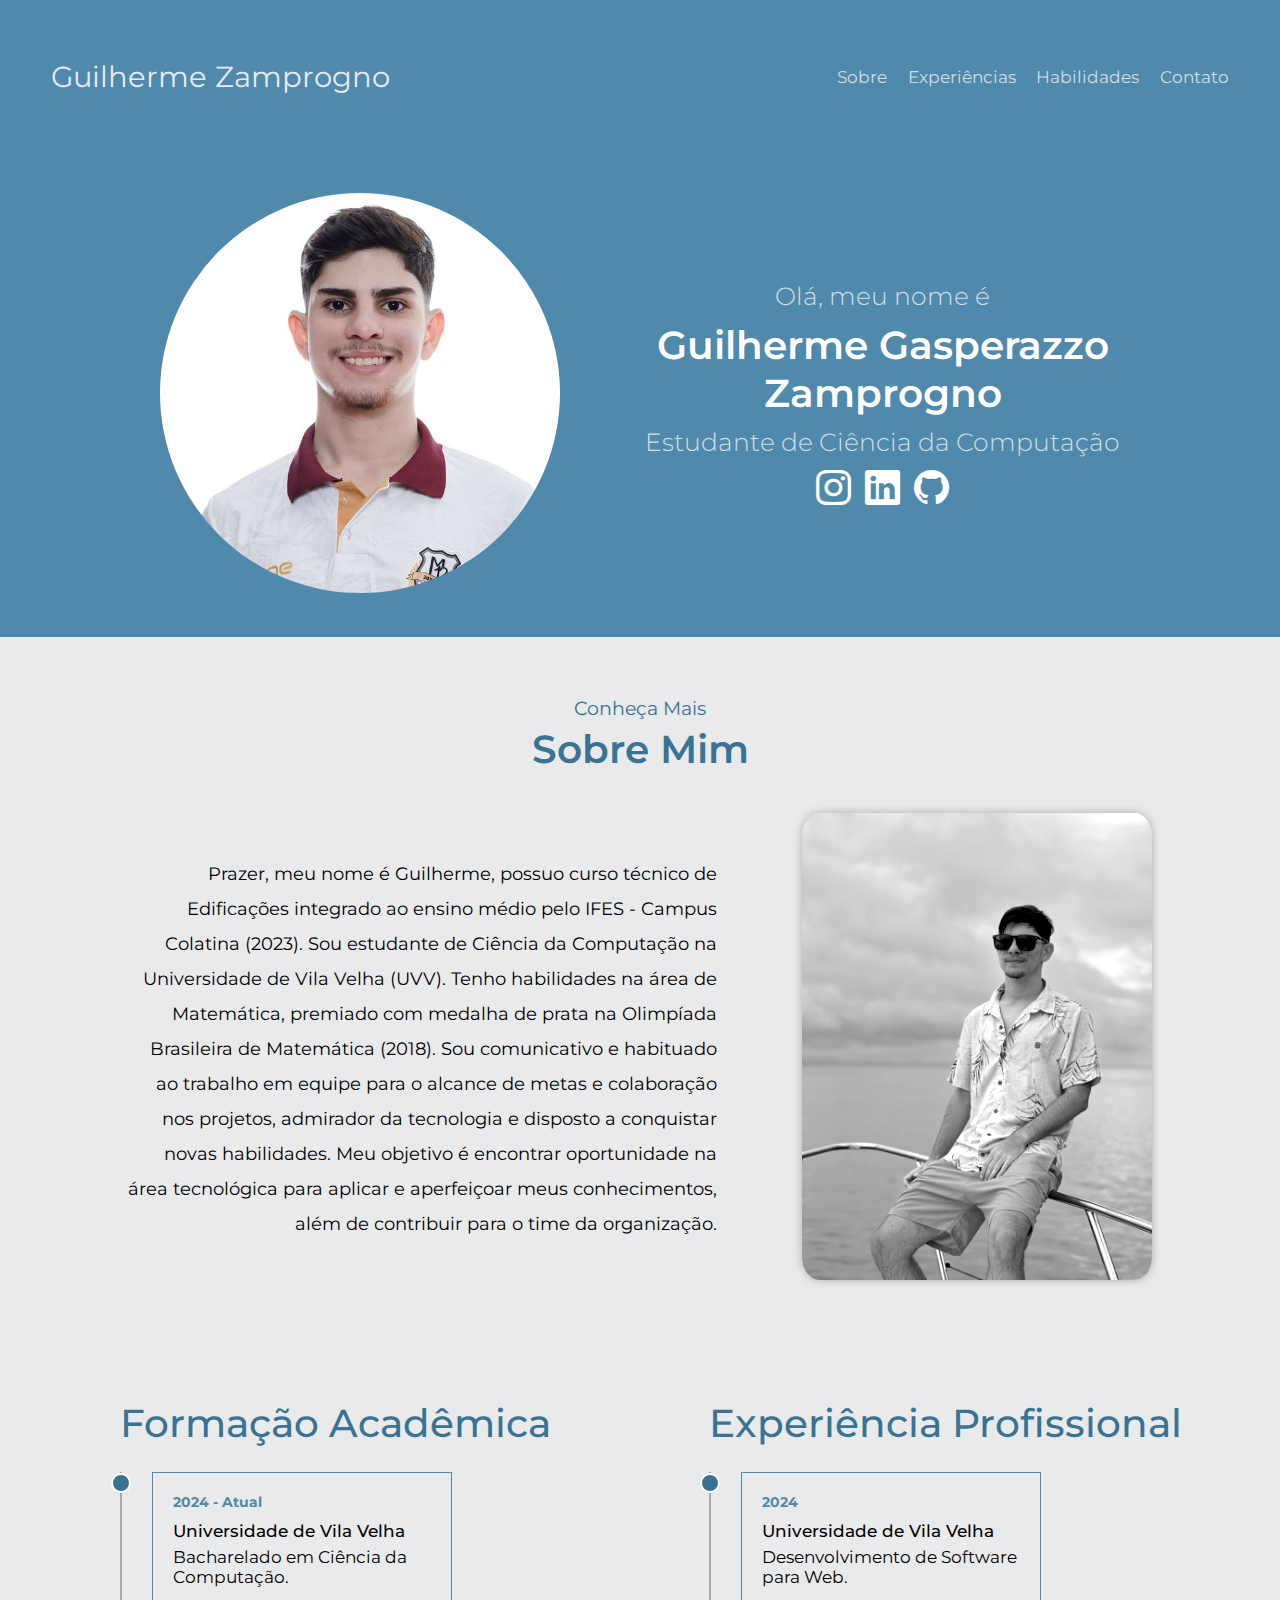
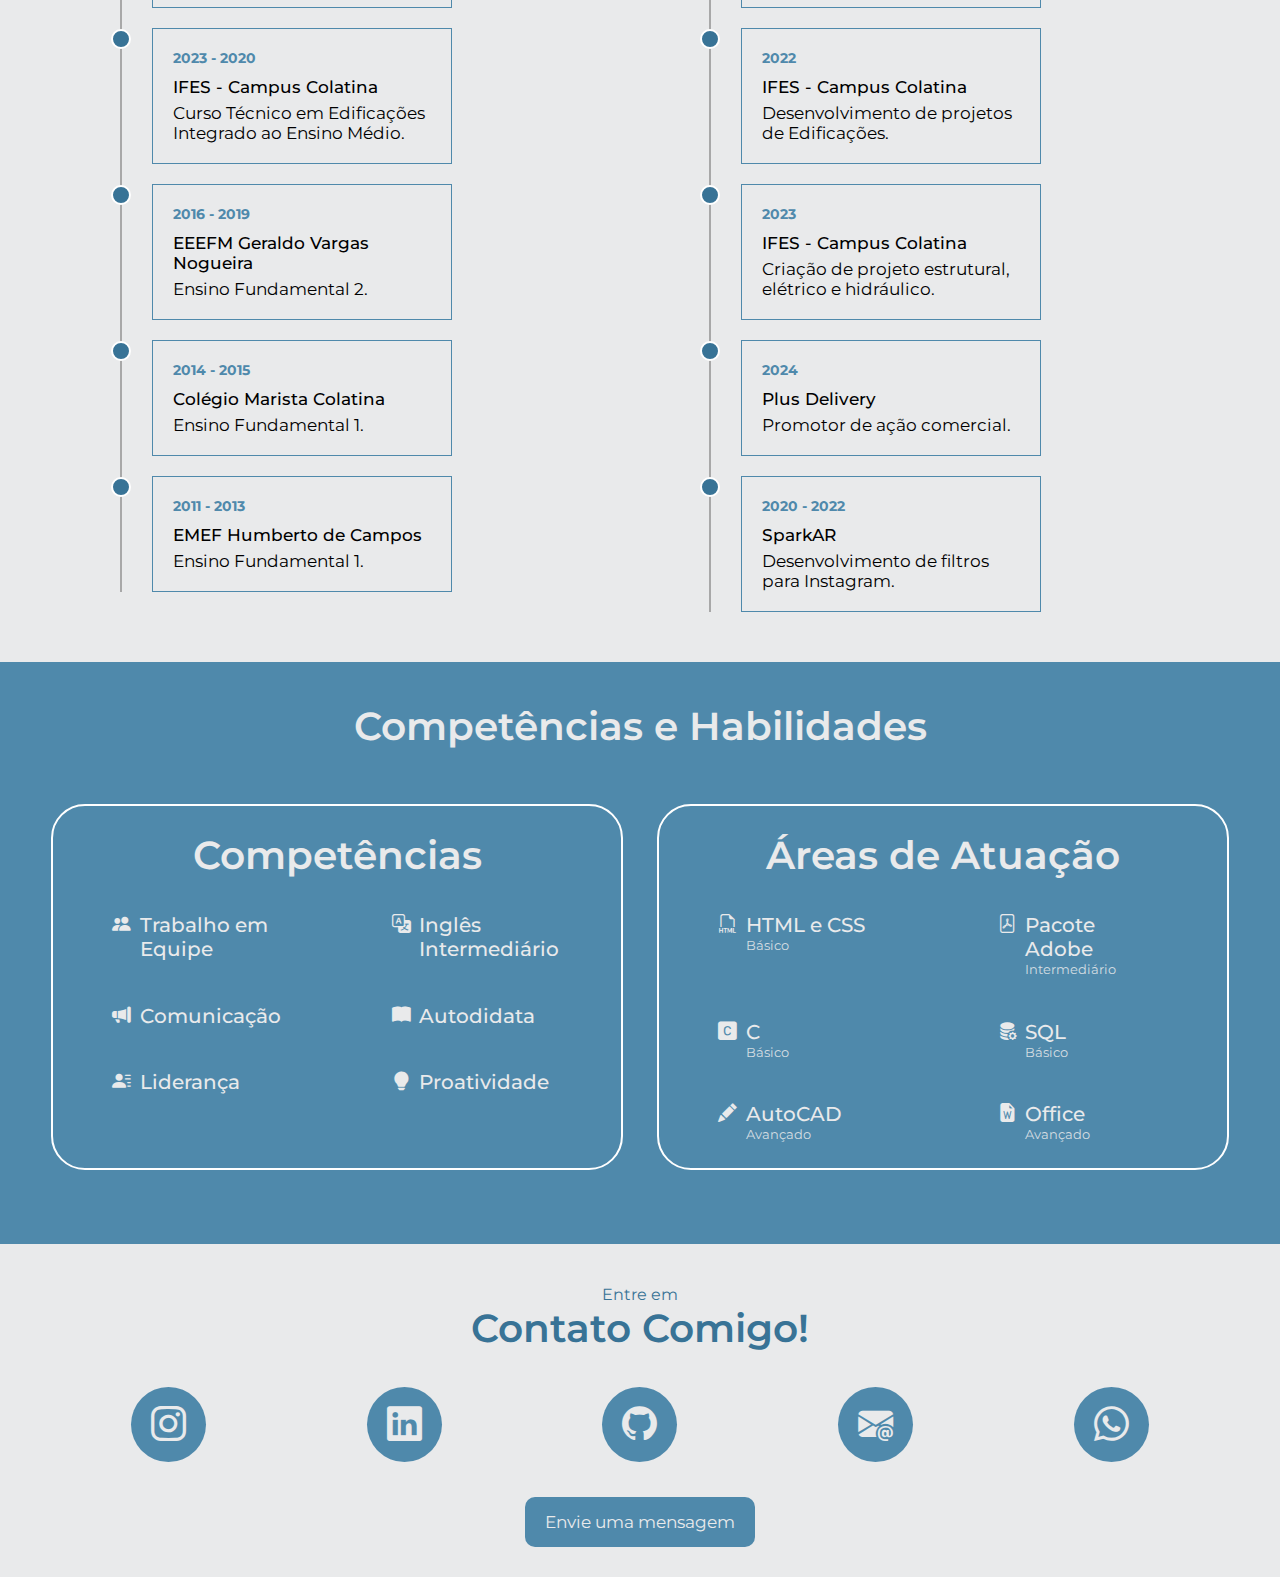
<file: index.html>
<!DOCTYPE html>

<html class="index">

<head>
    <title>Guilherme Gasperazzo Zamprogno</title>
    <meta name="viewport" content="width=device-width, initial-scale=1.0">
    <link rel="stylesheet" href="style.css">
    <link rel="stylesheet" href="mediaquerry.css">
    <link rel="stylesheet" href="https://cdn.jsdelivr.net/npm/bootstrap-icons@1.11.3/font/bootstrap-icons.min.css">
</head>

<body>
    <header>
        <article class="menu">
            <h1>Guilherme Zamprogno</h1>
            <nav>
                <ul>
                    <li><a href="#about">Sobre</a></li>
                    <li><a href="#for-exp">Experiências</a></li>
                    <li><a href="#services">Habilidades</a></li>
                    <li><a href="#redes">Contato</a></li>
                </ul>
            </nav>
        </article>
    </header>

    <main>
        <section id="site-top">
            <div class="foto">
                <img width="400px" src="imagens/foto.jpg" alt="foto">
            </div>
            <article class="ola">
                <h3>Olá, meu nome é</h3>
                <h1>Guilherme Gasperazzo<br> Zamprogno</h1>
                <h2>Estudante de Ciência da Computação</h2>

                <div class="social-media">
                    <a target="_blank" href="https://www.instagram.com/guilhermegasperazzo/"><i
                            class="bi bi-instagram"></i></a>

                    <a target="_blank" href="https://br.linkedin.com/in/guilherme-gasperazzo-zamprogno-49581a270"><i
                            class="bi bi-linkedin"></i></a>

                    <a target="_blank" href="https://github.com/guilhermeggz"><i class="bi bi-github"></i></a>
                </div>
            </article>
        </section>

        <section id="about">
            <article class="titulo-sobre">
                <h3>Conheça Mais</h3>
                <h2>Sobre Mim</h2>
            </article>

            <div class="conteudo-sobre">
                <article class="texto-sobre">
                    <p>Prazer, meu nome é Guilherme, possuo curso técnico de Edificações integrado ao ensino médio pelo
                        IFES -
                        Campus Colatina (2023). Sou
                        estudante
                        de Ciência da Computação na Universidade de Vila Velha (UVV). Tenho habilidades na área de
                        Matemática,
                        premiado com
                        medalha de prata na Olimpíada Brasileira de Matemática (2018). Sou comunicativo e habituado
                        ao
                        trabalho
                        em
                        equipe para o alcance de metas e colaboração nos projetos, admirador da tecnologia e disposto a
                        conquistar
                        novas
                        habilidades. Meu objetivo é encontrar oportunidade na área tecnológica para aplicar e
                        aperfeiçoar
                        meus
                        conhecimentos, além de contribuir para o time da organização.</p>
                </article>

                <div class="img-sobre">
                    <img width="350px" src="imagens/foto-sobre.jpg" alt="foto-sobre">
                </div>
            </div>
        </section>

        <section id="for-exp">
            <div class="timeline">
                <article class="titulo-timeline">
                    <h2>Formação Acadêmica</h2>
                </article>
                <div class="content">
                    <article class="box">
                        <h5>2024 - Atual</h5>
                        <h4>Universidade de Vila Velha</h4>
                        <p>Bacharelado em Ciência da Computação.</p>
                    </article>
                    <article class="box">
                        <h5>2023 - 2020</h5>
                        <h4>IFES - Campus Colatina</h4>
                        <p>Curso Técnico em Edificações Integrado ao Ensino Médio.</p>
                    </article>
                    <article class="box">
                        <h5>2016 - 2019</h5>
                        <h4>EEEFM Geraldo Vargas Nogueira</h4>
                        <p>Ensino Fundamental 2.</p>
                    </article>
                    <article class="box">
                        <h5>2014 - 2015</h5>
                        <h4>Colégio Marista Colatina</h4>
                        <p>Ensino Fundamental 1.</p>
                    </article>
                    <article class="box">
                        <h5>2011 - 2013</h5>
                        <h4>EMEF Humberto de Campos</h4>
                        <p>Ensino Fundamental 1.</p>
                    </article>
                </div>
            </div>

            <div class="timeline">
                <article class="titulo-timeline">
                    <h2>Experiência Profissional</h2>
                </article>

                <div class="content">
                    <article class="box">
                        <h5>2024</h5>
                        <h4>Universidade de Vila Velha</h4>
                        <p>Desenvolvimento de Software para Web.</p>
                    </article>
                    <article class="box">
                        <h5>2022</h5>
                        <h4>IFES - Campus Colatina</h4>
                        <p>Desenvolvimento de projetos de Edificações.</p>
                    </article>
                    <article class="box">
                        <h5>2023</h5>
                        <h4>IFES - Campus Colatina</h4>
                        <p>Criação de projeto estrutural, elétrico e hidráulico.</p>
                    </article>
                    <article class="box">
                        <h5>2024</h5>
                        <h4>Plus Delivery</h4>
                        <p>Promotor de ação comercial.</p>
                    </article>
                    <article class="box">
                        <h5>2020 - 2022</h5>
                        <h4>SparkAR</h4>
                        <p>Desenvolvimento de filtros para Instagram.</p>
                    </article>
                </div>
            </div>
        </section>

        <section id="services">
            <h2>Competências e Habilidades</h2>
            <div class="containers">
                <div class="entre-container">
                    <h2 class="titulo-experiencia">Competências</h2>
                    <div class="container-detalhe">
                        <article class="unidade-detalhe">
                            <i class="bi bi-people-fill"></i>
                            <div>
                                <h3>Trabalho em Equipe</h3>
                            </div>
                        </article>
                        <article class="unidade-detalhe">
                            <i class="bi bi-translate"></i>
                            <div>
                                <h3>Inglês Intermediário</h3>
                            </div>
                        </article>
                        <article class="unidade-detalhe">
                            <i class="bi bi-megaphone-fill"></i>
                            <div>
                                <h3>Comunicação</h3>
                            </div>
                        </article>
                        <article class="unidade-detalhe">
                            <i class="bi bi-book-fill"></i>
                            <div>
                                <h3>Autodidata</h3>
                            </div>
                        </article>
                        <article class="unidade-detalhe">
                            <i class="bi bi-person-lines-fill"></i>
                            <div>
                                <h3>Liderança</h3>
                            </div>
                        </article>
                        <article class="unidade-detalhe">
                            <i class="bi bi-lightbulb-fill"></i>
                            <div>
                                <h3>Proatividade</h3>
                            </div>
                        </article>
                    </div>
                </div>

                <div class="entre-container">
                    <h2 class="titulo-experiencia">Áreas de Atuação</h2>
                    <div class="container-detalhe">
                        <article class="unidade-detalhe">
                            <i class="bi bi-filetype-html"></i>
                            <div>
                                <h3>HTML e CSS</h3>
                                <p>Básico</p>
                            </div>
                        </article>
                        <article class="unidade-detalhe">
                            <i class="bi bi-file-pdf"></i>
                            <div>
                                <h3>Pacote Adobe</h3>
                                <p>Intermediário</p>
                            </div>
                        </article>
                        <article class="unidade-detalhe">
                            <i class="bi bi-c-square-fill"></i>
                            <div>
                                <h3>C</h3>
                                <p>Básico</p>
                            </div>
                        </article>
                        <article class="unidade-detalhe">
                            <i class="bi bi-database-fill-gear"></i>
                            <div>
                                <h3>SQL</h3>
                                <p>Básico</p>
                            </div>
                        </article>
                        <article class="unidade-detalhe">
                            <i class="bi bi-pencil-fill"></i>
                            <div>
                                <h3>AutoCAD</h3>
                                <p>Avançado</p>
                            </div>
                        </article>
                        <article class="unidade-detalhe">
                            <i class="bi bi-file-earmark-word-fill"></i>
                            <div>
                                <h3>Office</h3>
                                <p>Avançado</p>
                            </div>
                        </article>
                    </div>
                </div>
            </div>
        </section>
    </main>

    <footer>
        <h3>Entre em</h3>
        <h2>Contato Comigo!</h2>
        <section id="redes">
            <a target="_blank" href="https://www.instagram.com/guilhermegasperazzo/"><button><i
                        class="bi bi-instagram"></i></button></a>

            <a target="_blank" href="https://br.linkedin.com/in/guilherme-gasperazzo-zamprogno-49581a270"><button><i
                        class="bi bi-linkedin"></i></button></a>

            <a target="_blank" href="https://github.com/guilhermeggz"><button><i class="bi bi-github"></i></button></a>

            <a target="_blank" href="mailto:guilhermezamprogno9@gmail.com"><button><i
                        class="bi bi-envelope-at-fill"></i></button></a>

            <a target="_blank" href="https://wa.me/5527996138274"><button><i class="bi bi-whatsapp"></i></button></a>
        </section>
        <a id="contato" href="contato.html"><button>Envie uma mensagem</button></a>
    </footer>

</body>

</html>
</file>
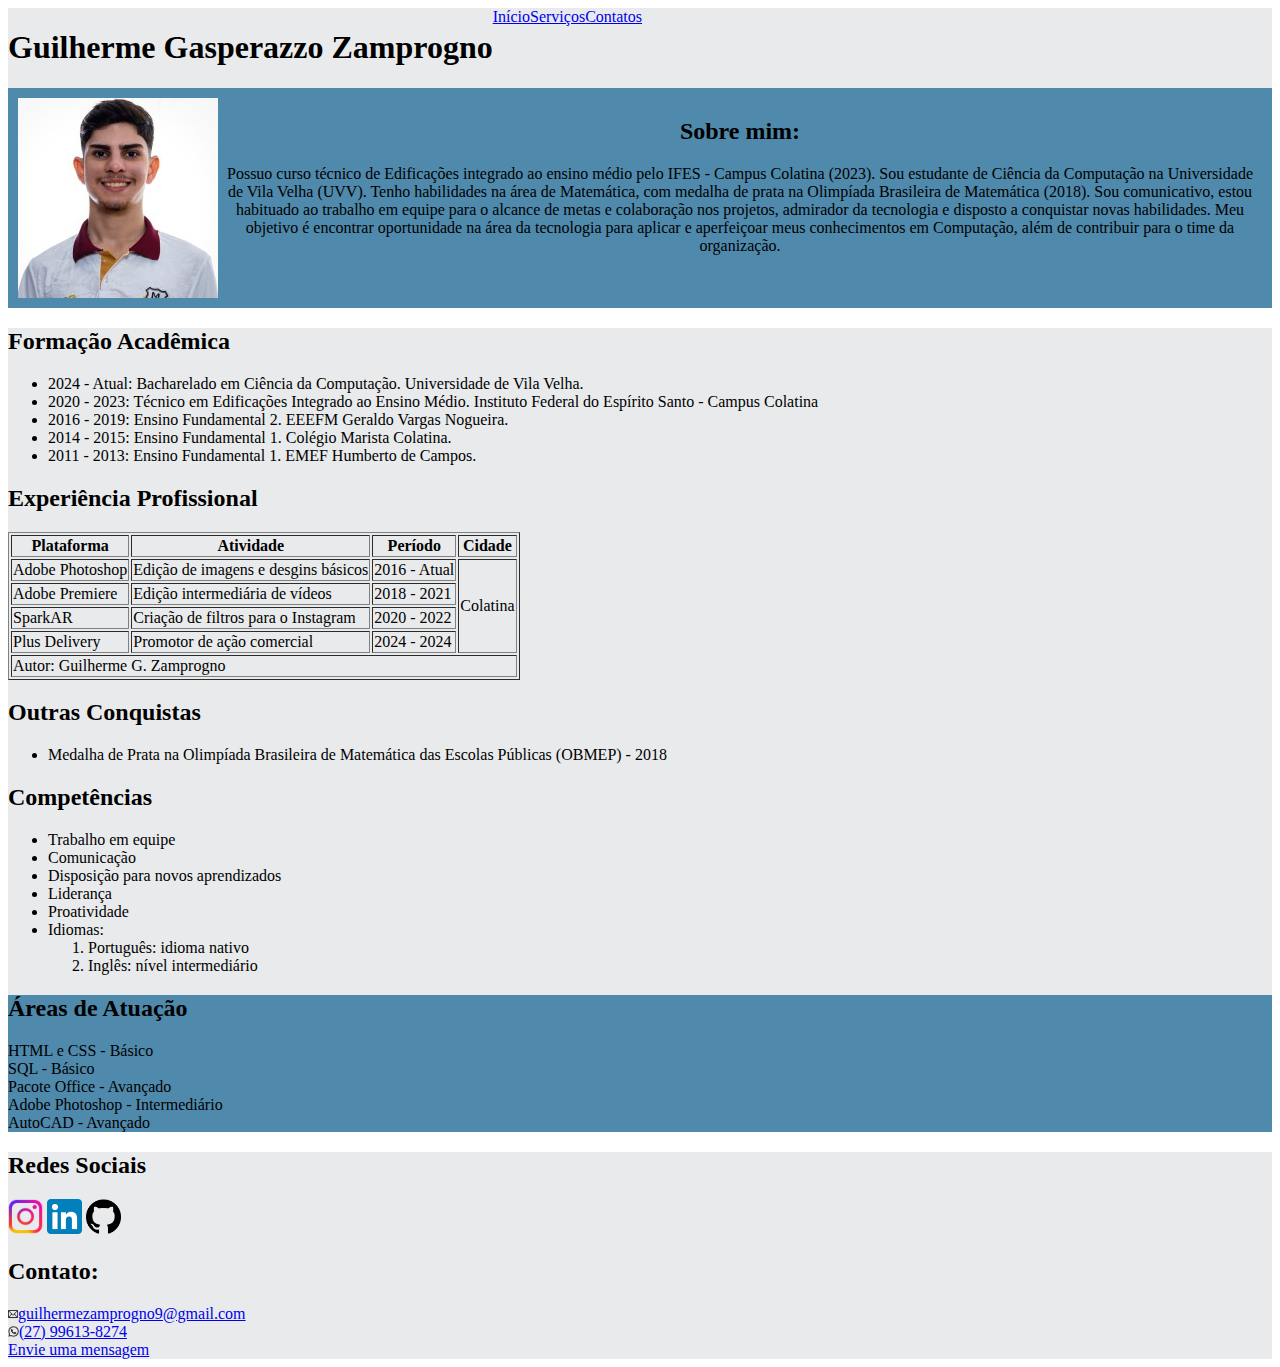
<file: meuportifolio-main/index.html>
<html>

<head>
    <title>Guilherme Gasperazzo Zamprogno</title>
    <link rel="stylesheet" href="index.css">
</head>

<body>
    <article class="menu">
        <h1>Guilherme Gasperazzo Zamprogno</h1>
        <a href="index.html">Início</a>
        <a href="#services">Serviços</a>
        <a href="#contacts">Contatos</a>
    </article>

    <header>
        <article class="foto">
            <img width="200px" src="imagens/foto.jpg" alt="foto">
        </article>

        <article class="about">
            <h2>Sobre mim:</h2>
            Possuo curso técnico de Edificações integrado ao ensino médio pelo IFES - Campus Colatina (2023). Sou
            estudante
            de Ciência da Computação na Universidade de Vila Velha (UVV). Tenho habilidades na área de Matemática, com
            medalha de prata na Olimpíada Brasileira de Matemática (2018). Sou comunicativo, estou habituado ao trabalho
            em
            equipe para o alcance de metas e colaboração nos projetos, admirador da tecnologia e disposto a conquistar
            novas
            habilidades. Meu objetivo é encontrar oportunidade na área da tecnologia para aplicar e aperfeiçoar meus
            conhecimentos em Computação, além de contribuir para o time da organização.
        </article>
    </header>

    <main>
        <h2>Formação Acadêmica</h2>

        <ul>
            <li>2024 - Atual: Bacharelado em Ciência da Computação. Universidade de Vila Velha.</li>
            <li>2020 - 2023: Técnico em Edificações Integrado ao Ensino Médio. Instituto Federal do Espírito Santo -
                Campus
                Colatina</li>
            <li>2016 - 2019: Ensino Fundamental 2. EEEFM Geraldo Vargas Nogueira.</li>
            <li>2014 - 2015: Ensino Fundamental 1. Colégio Marista Colatina.</li>
            <li>2011 - 2013: Ensino Fundamental 1. EMEF Humberto de Campos.</li>
        </ul>

        <h2>Experiência Profissional</h2>
        <table border="1">
            <thead>
                <th>Plataforma</th>
                <th>Atividade</th>
                <th>Período</th>
                <th>Cidade</th>
            </thead>

            <tbody>
                <tr>
                    <td>Adobe Photoshop</td>
                    <td>Edição de imagens e desgins básicos</td>
                    <td>2016 - Atual</td>
                    <td rowspan="4">Colatina</td>
                </tr>
                <tr>
                    <td>Adobe Premiere</td>
                    <td>Edição intermediária de vídeos</td>
                    <td>2018 - 2021</td>
                </tr>
                <tr>
                    <td>SparkAR</td>
                    <td>Criação de filtros para o Instagram</td>
                    <td>2020 - 2022</td>
                </tr>
                <tr>
                    <td>Plus Delivery</td>
                    <td>Promotor de ação comercial</td>
                    <td>2024 - 2024</td>
                </tr>
            </tbody>

            <tfoot>
                <tr>
                    <td colspan="4"> Autor: Guilherme G. Zamprogno</td>
                </tr>
            </tfoot>

        </table>

        <h2>Outras Conquistas</h2>
        <ul>
            <li>Medalha de Prata na Olimpíada Brasileira de Matemática das Escolas Públicas (OBMEP) - 2018</li>
        </ul>

        <h2>Competências</h2>
        <ul>
            <li>Trabalho em equipe</li>
            <li>Comunicação</li>
            <li>Disposição para novos aprendizados</li>
            <li>Liderança</li>
            <li>Proatividade</li>
            <li>Idiomas:
                <ol>
                    <li>Português: idioma nativo</li>
                    <li>Inglês: nível intermediário</li>
                </ol>
            </li>
        </ul>

        <article id="services">
            <h2>Áreas de Atuação</h2>
            <p>
                HTML e CSS - Básico<br>
                SQL - Básico<br>
                Pacote Office - Avançado<br>
                Adobe Photoshop - Intermediário<br>
                AutoCAD - Avançado<br>
            </p>
        </article>
    </main>

    <footer>
        <a name="contacts"></a>
        <h2>Redes Sociais</h2>

        <a target="_blank" href="https://www.instagram.com/guilhermegasperazzo/"><img width="35px"
                src="imagens/logo_instagram.png" alt="instagram"></a>

        <a target="_blank" href="https://br.linkedin.com/in/guilherme-gasperazzo-zamprogno-49581a270"><img width="35px"
                src="imagens/logo_linkedin.png" alt="linkedin"></a>

        <a target="_blank" href="https://github.com/guilhermeggz"><img width="35px" src="imagens/logo_github.png"
                alt="github"></a>


        <h2>Contato:</h2>

        <a target="_blank" href="mailto:guilhermezamprogno9@gmail.com"><img width="10px" src="imagens/logo_mail.png"
                alt="email">guilhermezamprogno9@gmail.com</a><br>

        <a target="_blank" href="https://wa.me/5527996138274"><img width="11px" src="imagens/logo_wpp.png"
                alt="whatsapp">(27) 99613-8274</a><br>

        <a target="_blank" href="contato.html">Envie uma mensagem</a>

    </footer>

</body>

</html>
</file>
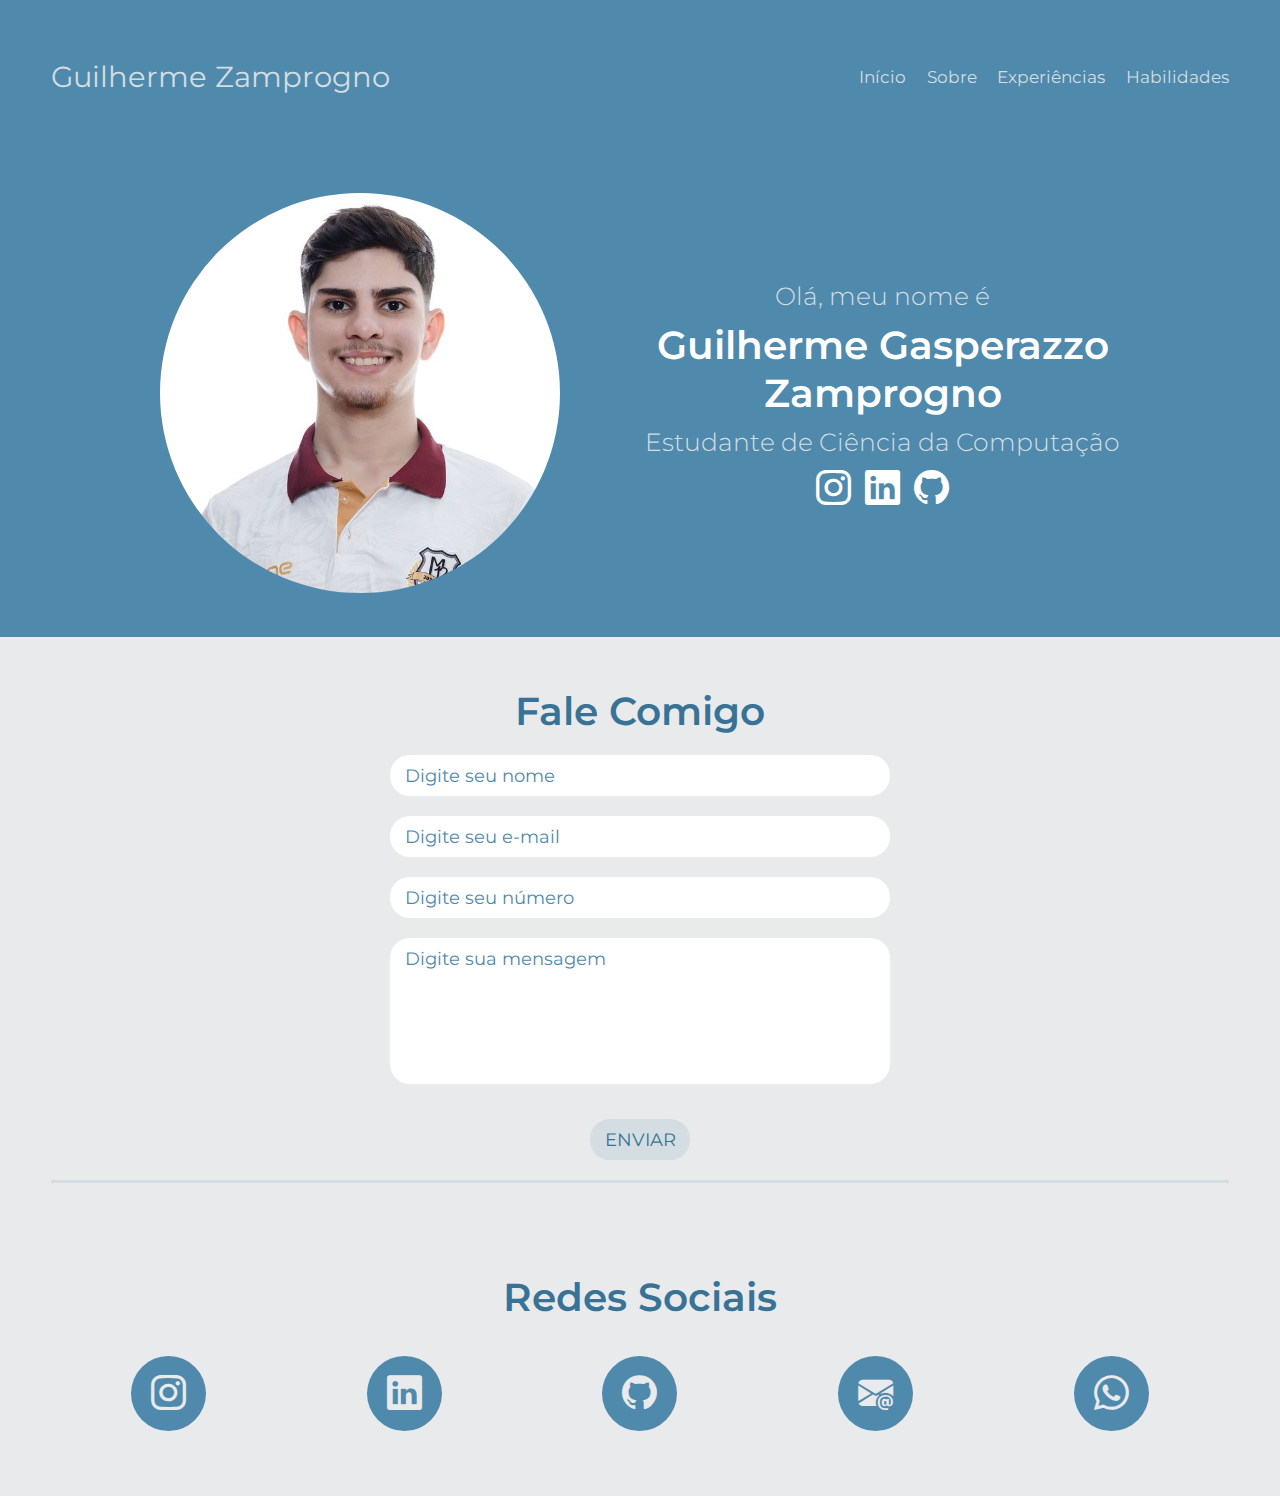
<file: contato.html>
<!DOCTYPE html>

<html>

<head>
    <title>Guilherme Gasperazzo Zamprogno</title>
    <meta name="viewport" content="width=device-width, initial-scale=1.0">
    <link rel="stylesheet" href="style.css">
    <link rel="stylesheet" href="mediaquerry.css">
    <link rel="stylesheet" href="https://cdn.jsdelivr.net/npm/bootstrap-icons@1.11.3/font/bootstrap-icons.min.css">
</head>

<body>
    <header>
        <article class="menu">
            <a href="index.html"><h1>Guilherme Zamprogno</h1></a>
            <nav>
                <ul>
                    <li><a href="index.html">Início</a></li>
                    <li><a href="index.html#about">Sobre</a></li>
                    <li><a href="index.html#for-exp">Experiências</a></li>
                    <li><a href="index.html#services">Habilidades</a></li>
                </ul>
            </nav>
        </article>
    </header>

    <main>
        <section id="site-top">
            <div class="foto">
                <img width="400px" src="imagens/foto.jpg" alt="foto">
            </div>
            <article class="ola">
                <h3>Olá, meu nome é</h3>
                <h1>Guilherme Gasperazzo<br> Zamprogno</h1>
                <h2>Estudante de Ciência da Computação</h2>

                <div class="social-media">
                    <a target="_blank" href="https://www.instagram.com/guilhermegasperazzo/"><i
                            class="bi bi-instagram"></i></a>

                    <a target="_blank" href="https://br.linkedin.com/in/guilherme-gasperazzo-zamprogno-49581a270"><i
                            class="bi bi-linkedin"></i></a>

                    <a target="_blank" href="https://github.com/guilhermeggz"><i class="bi bi-github"></i></a>
                </div>
            </article>
        </section>

    <main>
        <section id="formulario">
            <h2>Fale Comigo</h2>
            <div class="falecomigo">
                <form action="">
                    <input type="name" placeholder="Digite seu nome" name="name"><br>
                    <input type="email" placeholder="Digite seu e-mail" name="email"><br>
                    <input type="tel" placeholder="Digite seu número" name="cel"><br>
                    <textarea name="mensagem" id="" cols="35" rows="6" required
                        placeholder="Digite sua mensagem"></textarea><br>
                    <div class="enviar"><input type="submit" value="ENVIAR"></div>
                </form>
            </div>
        </section>
    </main>

    <footer>
        <h2>Redes Sociais</h2>
        <section id="redes">
            <a target="_blank" href="https://www.instagram.com/guilhermegasperazzo/"><button><i class="bi bi-instagram"></i></button></a>

            <a target="_blank" href="https://br.linkedin.com/in/guilherme-gasperazzo-zamprogno-49581a270"><button><i class="bi bi-linkedin"></i></button></a>

            <a target="_blank" href="https://github.com/guilhermeggz"><button><i class="bi bi-github"></i></button></a>
            
            <a target="_blank" href="mailto:guilhermezamprogno9@gmail.com"><button><i class="bi bi-envelope-at-fill"></i></button></a>

            <a target="_blank" href="https://wa.me/5527996138274"><button><i class="bi bi-whatsapp"></i></button></a>
        </section>
     </footer>

</body>

</html>
</file>
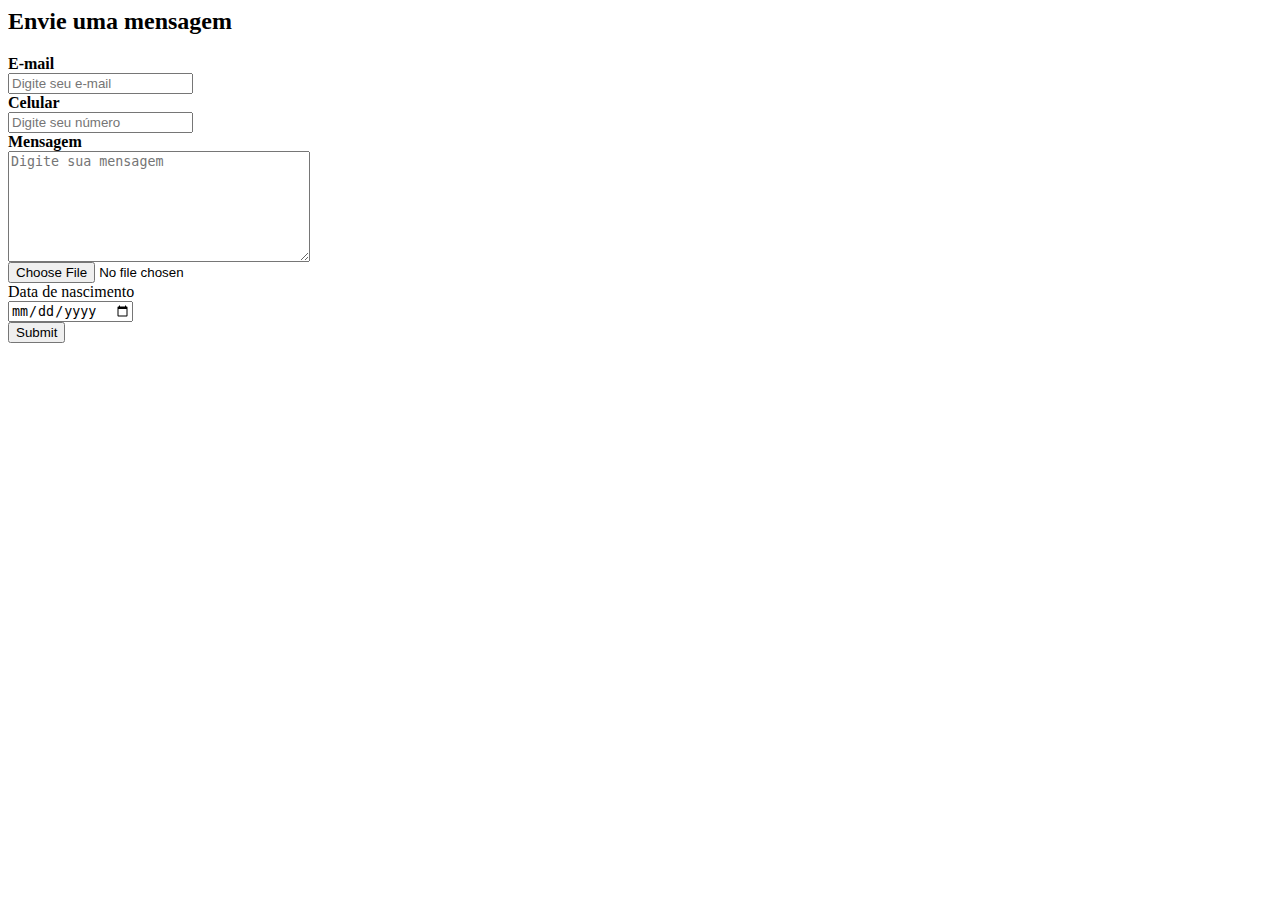
<file: meuportifolio-main/contato.html>
<html>

<head>
    <title>Envie uma mensagem</title>
</head>

<body>

    <h2>Envie uma mensagem</h2>

    <form action="">
        <label for="email"><strong>E-mail</strong></label><br>
        <input type="email" placeholder="Digite seu e-mail" name="email"><br>
        <label for="cel"><strong>Celular</strong></label><br>
        <input type="tel" placeholder="Digite seu número" name="cel"><br>
        <label for="mensagem"><strong>Mensagem</strong></label><br>
        <textarea name="mensagem" id="" cols="35" rows="7" required placeholder="Digite sua mensagem"></textarea><br>
        <input type="file"><br>
        <label for="date">Data de nascimento</label><br>
        <input type="date" name="dob"><br>
        <input type="submit">
    </form>

</body>

</html>
</file>
<file: style.css>
@import url('https://fonts.googleapis.com/css2?family=Montserrat:ital,wght@0,100..900;1,100..900&display=swap');

*{
    margin: 0;
    padding: 0;
    box-sizing: border-box;
    font-family: "Montserrat", sans-serif; 
}

html{
    scroll-behavior: smooth;
    font-size: 17px;
}

body{
    background-color: #4f89ab;;
    height: 100vh;
}

/* HEADER DO PORTFOLIO */
header{
    padding: 0 4%;
}

header h1{
    font-weight: 400;
    font-size: 1.7rem;
}

header .menu{
    display: flex;
    align-items: center;
    justify-content: space-between;
    color: #e9eaeb;
    height: 17vh;
}

header .menu-mobile{
    display: none;
    padding-top: 9px;
    justify-content: center;
    align-items: center;
    text-align: center;
    color: #e9eaeb;
    gap: .25rem;
    height: 52px;
}

header .menu-mobile ul{
    justify-content: center;
}

header a{
    color: #d3dde2 ;
    text-decoration: none;
    display: inline-block;
}

header a:hover{
    color:#ffffff;
    transform: scale(1.07);
    text-decoration: underline;
    text-underline-offset: .7rem;
    transition: .15s;
}

header nav ul{
    display: flex;
    list-style-type: none;
    gap: 1.6vw;
}

/* ESTILO TOPO SITE */
#site-top{
    padding: 40px 4%;
    display: flex;
    align-items: center;
    justify-content: center;
    gap: 5rem;
}

.foto img{
    border-radius: 50%;
}

.foto img:hover{
    transform: scale(1.02);
    box-shadow: 0px 0px 20px #ffffffcb;
    transition: .2s;
}

.ola{
    text-align: center;
}

.ola h3{
    margin-bottom: 10px;
    font-weight: 300;
    color: #d3dde2; 
    font-size: 1.45rem;
}

.ola h2{
    margin:10px 0;
    font-weight: 300;
    color: #d3dde2;
    font-size: 1.47rem;
}

.ola h1{
    font-weight: 600;
    font-size: 2.3rem;
    color: #ffffff;
}

.ola .social-media i{
    padding: 0 5px;
    color:#ffffff;
    font-size: 35px;
}

.ola .social-media i:hover{
    color: #d3dde2;
    transition: .2s;
}

/* ESTILO SOBRE MIM*/
#about{
    background-color: #e9eaeb;
    padding: 60px 10%;
    margin: 0 auto;
}

.titulo-sobre{
    margin-bottom: 40px;
    text-align: center;
    color: #387396;
}
.titulo-sobre h2{
    font-weight: 600;
    font-size: 2.3rem;
}

.titulo-sobre h3{
    font-weight: 400;
    font-size: 1.1rem;
    margin-bottom: 5px;
}

.conteudo-sobre{
    margin-top: 15px;
    display: flex;
    align-items: center;
    gap: 5rem;
}

.texto-sobre p{
    line-height: 35px;
    text-align: right;
    font-size: 1.05rem;
}

.conteudo-sobre img{
    border-radius: 5%;
    filter: grayscale(100) contrast(130%);
    box-shadow: 0px 0px 10px rgb(160, 160, 160);
}

/* ESTILO FORMACAO-EXPERIENCIAS*/

#for-exp{
    background-color: #e9eaeb;
    padding: 30px;
    justify-items: center;
    display: grid;
    grid-template-columns: 1fr 1fr;
}

.timeline{
    justify-content: right;
}

.titulo-timeline h2{
    font-weight: 500;
    font-size: 2.3rem;
    margin-bottom: 25px;
    margin-top: 25px;
    color: #387396;
}

.content{
    padding: 0 30px;
    border-left: solid 2px rgb(168, 168, 168);
}

.content .box{
    max-width: 300px;
    position: relative;
    padding: 20px;
    border: solid 1px #4f89ab;
    cursor: pointer;
    transition: all .4s;
    margin-bottom: 20px;
}

.content .box:hover{
    border: solid 1px transparent;
    box-shadow: 0 0 8px #4f89ab;
    backdrop-filter: blur(2px);
}

.content .box::before{
    content: '';
    position: absolute;
    width: 16px;
    height: 16px;
    border-radius: 50%;
    right: calc(100% + 22px);
    top: 0;
    background-color: #387396;
    border: solid 2px #ffffff;
}

.content .box h5{
    color: #4f89ab;
    margin-bottom: 10px;
}

.content .box h4{
    font-weight: 500;
    margin-bottom: 6px;
}

.content .box p{
    font-weight: 400
}

/* SERVICOS */
#services{
    position: relative;
    color: #e9eaeb;
    padding: 40px 4%;
    cursor: default;
}

#services h2{
    font-weight: 600;
    text-align: center;
    font-size: 2.3rem;
}

.titulo-experiencia{
    font-weight: 500;
    margin-bottom: 2rem;
    font-size: 1.47rem;
    text-align: center;
}

.containers{
    justify-content: center;
    display: flex;
    flex-wrap: wrap;
    gap: 2rem;
    margin-top: 20px;
}

.entre-container{
    padding: 1.5rem;
    flex: 1;
    background: transparent;
    border-radius: 2rem;
    border: white 0.15rem solid;
    border-color: white;
    margin-bottom: 2rem;
    margin-top: 2rem;
}

.container-detalhe{
    display: flex;
    text-align: initial;
    flex-wrap: wrap;
    flex-direction: row;
    gap: 2.5rem;
    justify-content: space-around;
}

.unidade-detalhe{
    display: flex;
    width: 10rem;
    gap: 0.5rem;
}

.unidade-detalhe i{
    cursor: default;
}

.unidade-detalhe i{
    font-size: 1.1rem;
    text-align: center;
    justify-content: center;
}

.unidade-detalhe{
    h3{
        font-weight: 500;
    }
    p{
        font-weight: 400;
        font-size: 0.76rem;
        color: #d3dde2
    }
}

/* RODAPÉ */
footer{
    padding: 40px 4%;
    padding-bottom: 30px;
    background-color: #e9eaeb;
    text-align: center;
}

footer h3{
    font-weight: 400;
    font-size: .95rem;
    color: #387396;
}

footer h2{
    font-weight: 600;
    font-size: 2.3rem;
    color: #387396;
}

#redes{
    margin: 35px 0;
    justify-content: space-around;
    display: flex;
}

#redes i{
    font-size: 2.05rem;
    color: #e9eaeb;
}

#redes button{
    width: 75px;
    height: 75px;
    border-style: none;
    border-radius: 50%;
    background-color: #4f89ab;
    cursor: pointer;
}

#redes button:hover{
    box-shadow: 0px 0px 8px #4f89ab;
    transform: scale(1.07);
    transition: .2s;
}

footer a{
    color: #000000 ;
    text-decoration: none;
    display: inline-block;
}

#contato button{
    color: #e9eaeb;
    width: 230px;
    height: 50px;
    background-color: #4f89ab;
    border-radius: 10px;
    border-style: none;
    cursor: pointer;
    font-size: 1.01rem;
}

#contato button:hover{
    box-shadow: 0px 0px 15px #4f89ab;
    transform: scale(1.07);
    transition: .2s;
}

/* FORMULARIO MENSAGEM */
#formulario{
    background-color: #e9eaeb;
    padding: 50px 4%;
    align-items: center;
    justify-content: center;
    text-align: center;
}

.falecomigo{
    max-width: 1280px;
    padding: 20px 0;
    border-bottom: #d3dde2 0.2rem solid;
    border-color: #d3dde2;
}

#formulario h2{
    font-weight: 600;
    font-size: 2.3rem;
    color: #387396;
}

form{
    max-width: 500px;
    margin: auto;
    display: flex;
    flex-direction: column;
}

form input, textarea{
    width: 100%;
    border: 0;
    outline: 0;
    padding: 10px 15px;
    border-radius: 20px;
    color: #4f89ab;
    font-size: 1.05rem;
}

form input::placeholder, textarea::placeholder{
    color: #4f89ab
}

form textarea{
    resize: none;
}

form .enviar{
    margin-top: 15px;
}

form .enviar input{
    width: 100px;
    color:#387396;
    background-color: #d3dde2;
    cursor: pointer;
}

form .enviar input:hover{
    color: #e9eaeb;
    background-color: #4f89ab;
    transition: .2s;
}
</file>
<file: mediaquerry.css>
@media screen and (max-width: 1110px){
    #site-top{
        flex-direction: column;
        gap: 2rem;
    }
    
    .conteudo-sobre{
        flex-direction: column;
        gap: 2.5rem;
    }

    .texto-sobre p{
        text-align: left;
    }

    #for-exp{
        grid-template-columns: 1fr
    }
}

@media screen and (max-width: 900px){
    .pag-contato .menu{
        display: none;
    }

    .pag-contato .menu-mobile{
        display: grid;
    }

    header .menu{
        justify-content: center;
        align-items: center;
        height: 10vh;
    }

    .menu h1{
        text-align: center;
    }

    .menu nav{
        display: none;
    }

    .containers{
            flex-direction: column;
        }
}

@media screen and (max-width: 600px){
    #redes i{
        font-size: 1.5rem;
    }

    #redes button{
        width: 50px;
        height: 50px;
    }
}

@media screen and (max-width: 450px){
    #site-top img{
        width: 80vw;
    }

    #about img{
        width: 80vw;
    }

    .entre-container{
        max-width: 90vw;
    }

    #services h2, .titulo-experiencia{
        font-size: 10vw;
    }
}
</file>
<file: meuportifolio-main/index.css>
* {

}

.menu {
    background-color: #e9eaeb;
    display: flex;
    text-align: center;
}

header {
    background-color: #4f89ab;
    display: flex;
    text-align: center;
    padding: 10px;
}

main {
    background-color: #e9eaeb;
}

#services {
    background-color: #4f89ab;
}

footer {
    background-color: #e9eaeb;
}
</file>
